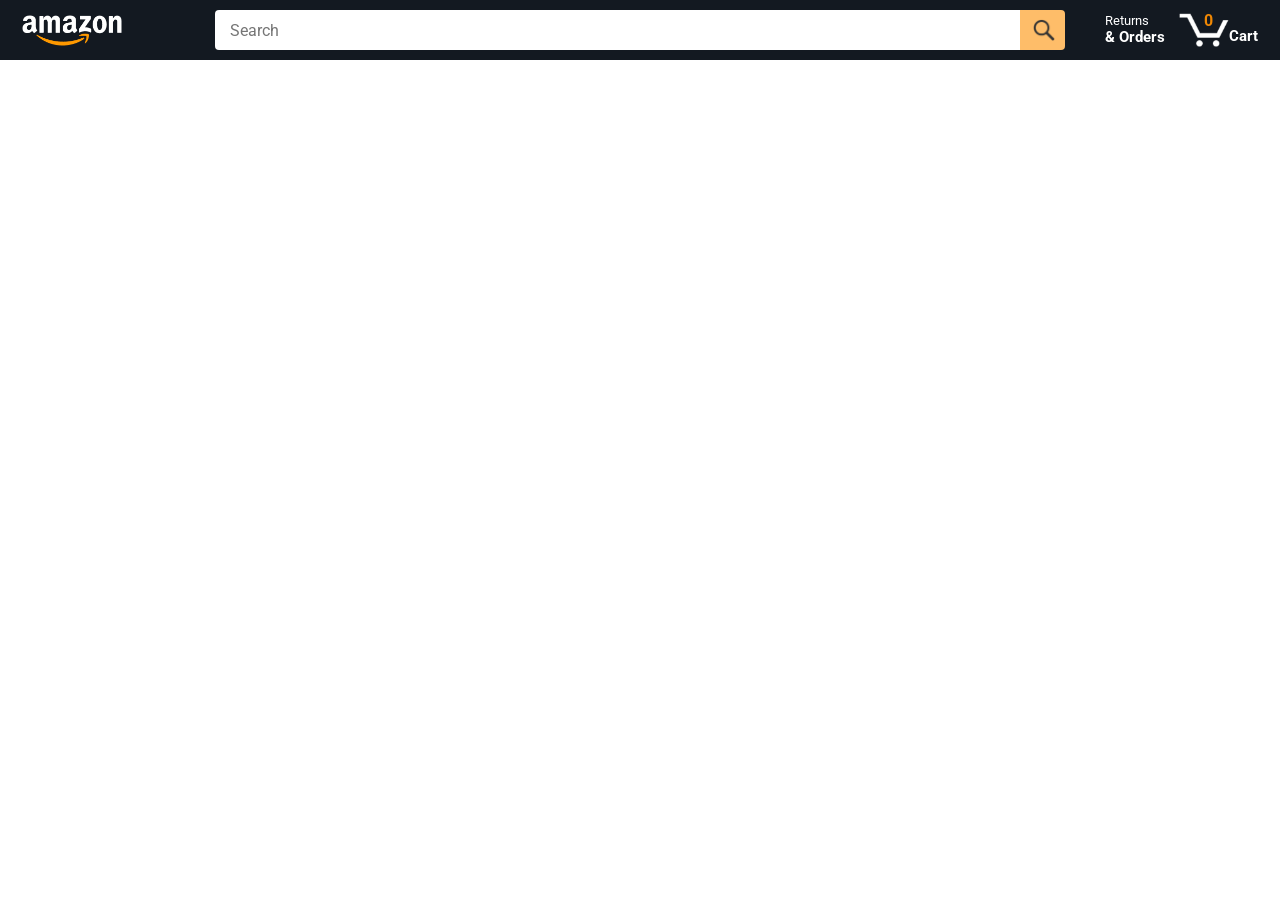
<file: index.html>
<!DOCTYPE html>
<html>
  <head>
    <title>Amazon Project</title>

    <!-- This code is needed for responsive design to work.
      (Responsive design = make the website look good on
      smaller screen sizes like a phone or a tablet). -->
    <meta name="viewport" content="width=device-width, initial-scale=1">

    <!-- Load a font called Roboto from Google Fonts. -->
    <link rel="preconnect" href="https://fonts.googleapis.com">
    <link rel="preconnect" href="https://fonts.gstatic.com" crossorigin>
    <link href="https://fonts.googleapis.com/css2?family=Roboto:wght@400;500;700&display=swap" rel="stylesheet">

    <!-- Here are the CSS files for this page. -->
    <link rel="stylesheet" href="styles/shared/general.css">
    <link rel="stylesheet" href="styles/shared/amazon-header.css">
    <link rel="stylesheet" href="styles/pages/amazon.css">
  </head>
  <body>
    <div class="amazon-header">
      <div class="amazon-header-left-section">
        <a href="index.html" class="header-link">
          <img class="amazon-logo"
            src="images/amazon-logo-white.png">
          <img class="amazon-mobile-logo"
            src="images/amazon-mobile-logo-white.png">
        </a>
      </div>

      <div class="amazon-header-middle-section">
        <input class="search-bar Js-search-bar" type="text" placeholder="Search">

        <button class="search-button Js-search-button">
          <img class="search-icon Js-search-icon" src="images/icons/search-icon.png">
        </button>
      </div>

      <div class="amazon-header-right-section">
        <a class="orders-link header-link" href="orders.html">
          <span class="returns-text">Returns</span>
          <span class="orders-text">& Orders</span>
        </a>

        <a class="cart-link header-link" href="checkout.html">
          <img class="cart-icon" src="images/icons/cart-icon.png">
          <div class="cart-quantity Js-cart-quantity"></div>
          <div class="cart-text">Cart</div>
        </a>
      </div>
    </div>
    
    <div class="main">
      <div class="products-grid Js-products-grid">

      </div>
    </div>


    
    <script type="module" src="amazon.js"></script>
  </body>
</html>
</file>
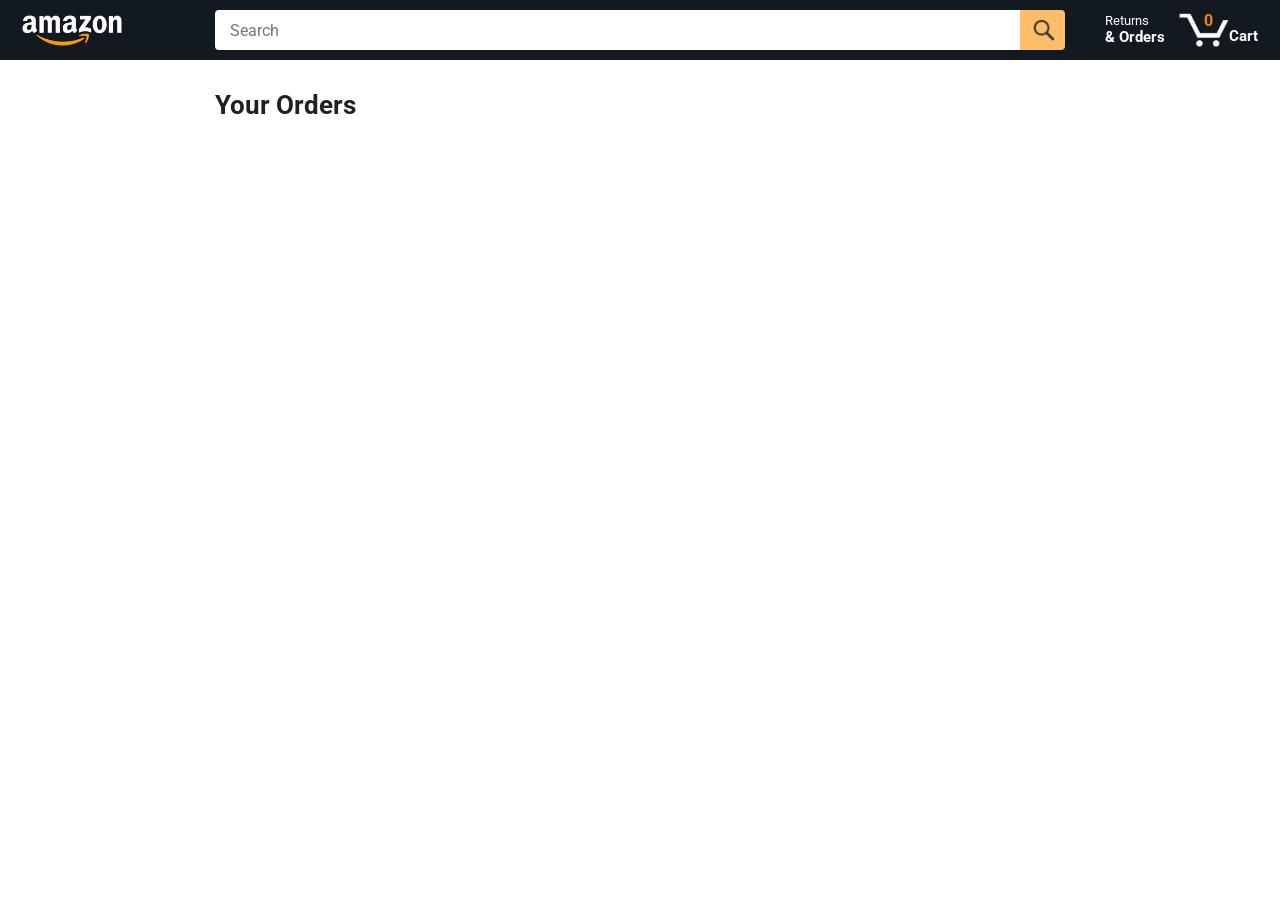
<file: orders.html>
<!DOCTYPE html>
<html>
  <head>
    <title>Orders</title>

    <!-- This code is needed for responsive design to work.
      (Responsive design = make the website look good on
      smaller screen sizes like a phone or a tablet). -->
    <meta name="viewport" content="width=device-width, initial-scale=1">

    <!-- Load a font called Roboto from Google Fonts. -->
    <link rel="preconnect" href="https://fonts.googleapis.com">
    <link rel="preconnect" href="https://fonts.gstatic.com" crossorigin>
    <link href="https://fonts.googleapis.com/css2?family=Roboto:wght@400;500;700&display=swap" rel="stylesheet">

    <!-- Here are the CSS files for this page. -->
    <link rel="stylesheet" href="styles/shared/general.css">
    <link rel="stylesheet" href="styles/shared/amazon-header.css">
    <link rel="stylesheet" href="styles/pages/orders.css">
  </head>
  <body>
    <div class="amazon-header">
      <div class="amazon-header-left-section">
        <a href="index.html" class="header-link">
          <img class="amazon-logo"
            src="images/amazon-logo-white.png">
          <img class="amazon-mobile-logo"
            src="images/amazon-mobile-logo-white.png">
        </a>
      </div>

      <div class="amazon-header-middle-section">
        <input class="search-bar" type="text" placeholder="Search">

        <button class="search-button">
          <img class="search-icon" src="images/icons/search-icon.png">
        </button>
      </div>

      <div class="amazon-header-right-section">
        <a class="orders-link header-link" href="orders.html">
          <span class="returns-text">Returns</span>
          <span class="orders-text">& Orders</span>
        </a>

        <a class="cart-link header-link" href="checkout.html">
          <img class="cart-icon" src="images/icons/cart-icon.png">
          <div class="cart-quantity Js-cart-quantity-orders"></div>
          <div class="cart-text">Cart</div>
        </a>
      </div>
    </div>

    <div class="main">
      <div class="page-title">Your Orders</div>

      <div class="orders-grid Js-orders-grid">
        


        </div>
      </div>
    </div>


    <script type="module" src="./ordersPage.js"></script>
  </body>
</html>
</file>
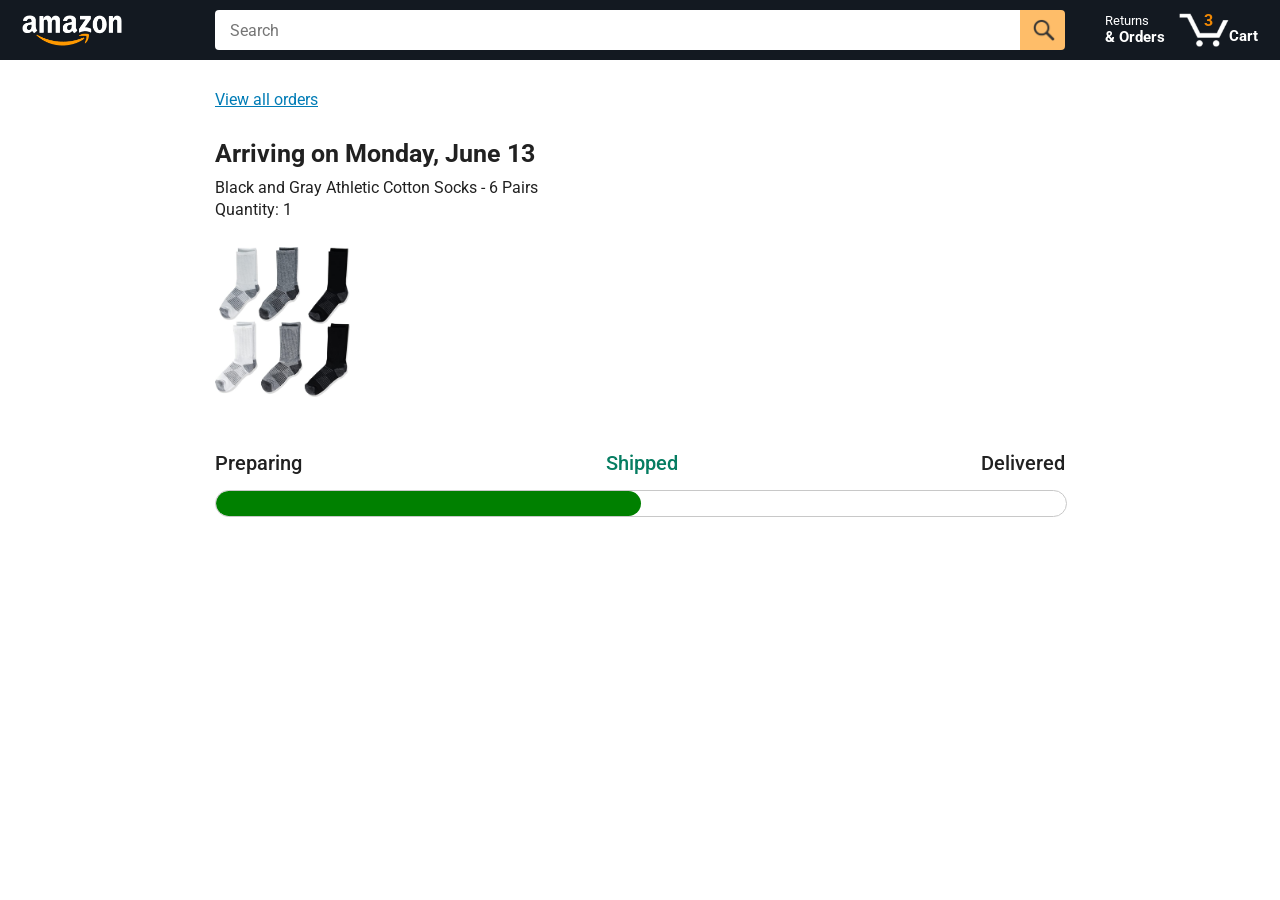
<file: tracking.html>
<!DOCTYPE html>
<html>
  <head>
    <title>Tracking</title>

    <!-- This code is needed for responsive design to work.
      (Responsive design = make the website look good on
      smaller screen sizes like a phone or a tablet). -->
    <meta name="viewport" content="width=device-width, initial-scale=1">

    <!-- Load a font called Roboto from Google Fonts. -->
    <link rel="preconnect" href="https://fonts.googleapis.com">
    <link rel="preconnect" href="https://fonts.gstatic.com" crossorigin>
    <link href="https://fonts.googleapis.com/css2?family=Roboto:wght@400;500;700&display=swap" rel="stylesheet">

    <!-- Here are the CSS files for this page. -->
    <link rel="stylesheet" href="styles/shared/general.css">
    <link rel="stylesheet" href="styles/shared/amazon-header.css">
    <link rel="stylesheet" href="styles/pages/tracking.css">
  </head>
  <body>
    <div class="amazon-header">
      <div class="amazon-header-left-section">
        <a href="amazon.html" class="header-link">
          <img class="amazon-logo"
            src="images/amazon-logo-white.png">
          <img class="amazon-mobile-logo"
            src="images/amazon-mobile-logo-white.png">
        </a>
      </div>

      <div class="amazon-header-middle-section">
        <input class="search-bar" type="text" placeholder="Search">

        <button class="search-button">
          <img class="search-icon" src="images/icons/search-icon.png">
        </button>
      </div>

      <div class="amazon-header-right-section">
        <a class="orders-link header-link" href="orders.html">
          <span class="returns-text">Returns</span>
          <span class="orders-text">& Orders</span>
        </a>

        <a class="cart-link header-link" href="checkout.html">
          <img class="cart-icon" src="images/icons/cart-icon.png">
          <div class="cart-quantity">3</div>
          <div class="cart-text">Cart</div>
        </a>
      </div>
    </div>

    <div class="main">
      <div class="order-tracking">
        <a class="back-to-orders-link link-primary" href="orders.html">
          View all orders
        </a>

        <div class="delivery-date">
          Arriving on Monday, June 13
        </div>

        <div class="product-info">
          Black and Gray Athletic Cotton Socks - 6 Pairs
        </div>

        <div class="product-info">
          Quantity: 1
        </div>

        <img class="product-image" src="images/products/athletic-cotton-socks-6-pairs.jpg">

        <div class="progress-labels-container">
          <div class="progress-label">
            Preparing
          </div>
          <div class="progress-label current-status">
            Shipped
          </div>
          <div class="progress-label">
            Delivered
          </div>
        </div>

        <div class="progress-bar-container">
          <div class="progress-bar"></div>
        </div>
      </div>
    </div>
  </body>
</html>
</file>
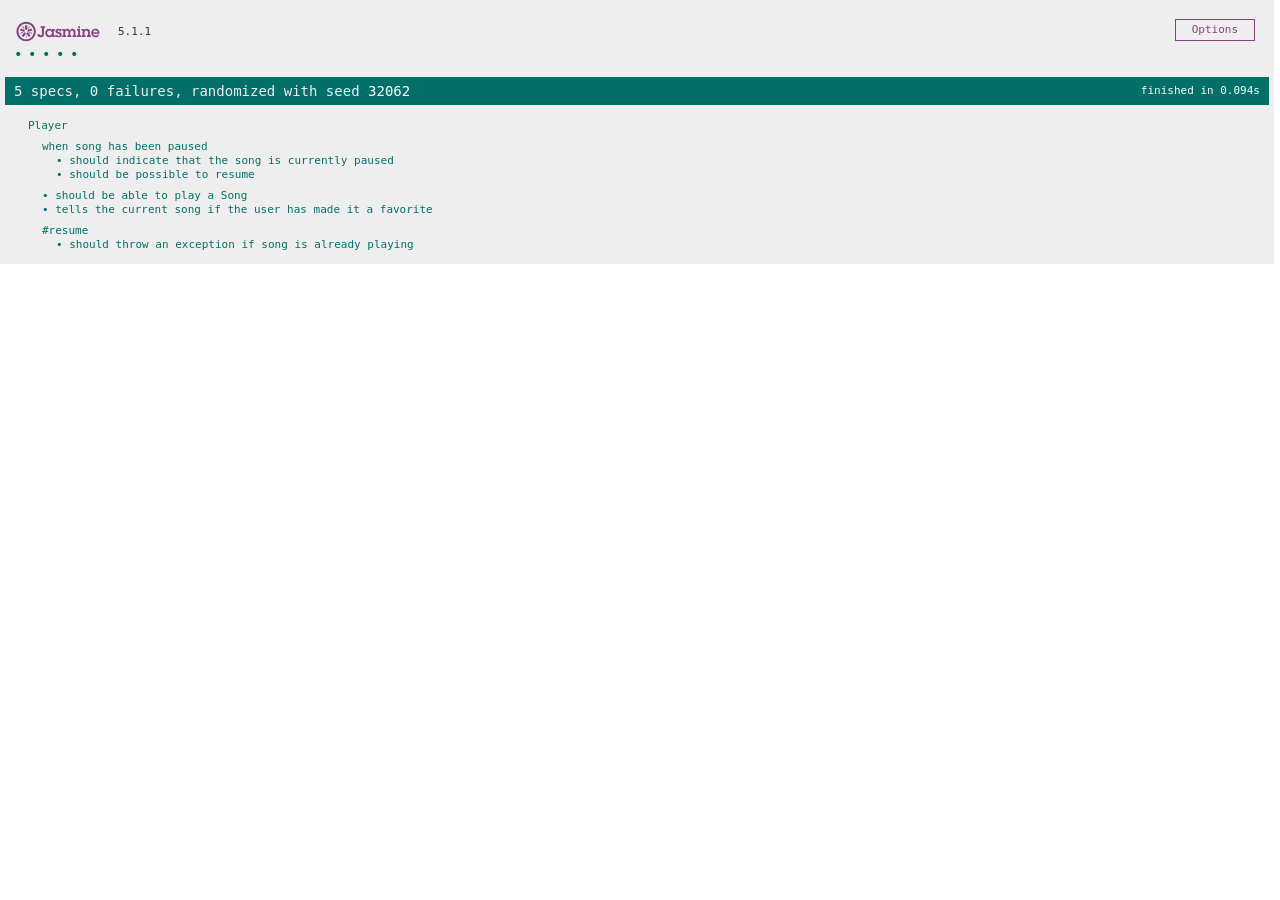
<file: jasmine-standalone-5.1.1/SpecRunner.html>
<!DOCTYPE html>
<html>
<head>
  <meta charset="utf-8">
  <title>Jasmine Spec Runner v5.1.1</title>

  <link rel="shortcut icon" type="image/png" href="lib/jasmine-5.1.1/jasmine_favicon.png">
  <link rel="stylesheet" href="lib/jasmine-5.1.1/jasmine.css">

  <script src="lib/jasmine-5.1.1/jasmine.js"></script>
  <script src="lib/jasmine-5.1.1/jasmine-html.js"></script>
  <script src="lib/jasmine-5.1.1/boot0.js"></script>
  <!-- optional: include a file here that configures the Jasmine env -->
  <script src="lib/jasmine-5.1.1/boot1.js"></script>

  <!-- include source files here... -->
  <script src="src/Player.js"></script>
  <script src="src/Song.js"></script>

  <!-- include spec files here... -->
  <script src="spec/SpecHelper.js"></script>
  <script src="spec/PlayerSpec.js"></script>

</head>

<body>
</body>
</html>
</file>
<file: styles/shared/general.css>
body {
  font-family: Roboto, Arial;
  color: rgb(33, 33, 33);
  /* The <body> element has a default margin of 8px
     on all sides. This removes the default margins. */
  margin: 0;
}

/* <p> elements have a default margin on the top
   and bottom. This removes the default margins. */
p {
  margin: 0;
}

button {
  cursor: pointer;
}

select {
  cursor: pointer;
}

input, select, button {
  font-family: Roboto, Arial;
}

.button-primary {
  color: rgb(33, 33, 33);
  background-color: rgb(255, 216, 20);
  border: 1px solid rgb(252, 210, 0);
  border-radius: 8px;
  cursor: pointer;
  box-shadow: 0 2px 5px rgba(213, 217, 217, 0.5);
}

.button-primary:hover {
  background-color: rgb(247, 202, 0);
  border: 1px solid rgb(242, 194, 0);
}

.button-primary:active {
  background: rgb(255, 216, 20);
  border-color: rgb(252, 210, 0);
  box-shadow: none;
}

.button-secondary {
  color: rgb(33, 33, 33);
  background: white;
  border: 1px solid rgb(213, 217, 217);
  border-radius: 8px;
  cursor: pointer;
  box-shadow: 0 2px 5px rgba(213, 217, 217, 0.5);
}

.button-secondary:hover {
  background-color: rgb(247, 250, 250);
}

.button-secondary:active {
  background-color: rgb(237, 253, 255);
  box-shadow: none;
}

/* These styles will limit text to 2 lines. Anything
   beyond 2 lines will be replaced with "..."
   You can find this code by using an A.I. tool or by
   searching in Google.
   https://css-tricks.com/almanac/properties/l/line-clamp/ */
.limit-text-to-2-lines {
  display: -webkit-box;
  -webkit-line-clamp: 2;
  -webkit-box-orient: vertical;
  overflow: hidden;
}

.link-primary {
  color: rgb(1, 124, 182);
  cursor: pointer;
}

.link-primary:hover {
  color: rgb(196, 80, 0);
}

/* Styles for dropdown selectors. */
select {
  color: rgb(33, 33, 33);
  background-color: rgb(240, 240, 240);
  border: 1px solid rgb(213, 217, 217);
  border-radius: 8px;
  padding: 3px 5px;
  font-size: 15px;
  cursor: pointer;
  box-shadow: 0 2px 5px rgba(213, 217, 217, 0.5);
}

select:focus,
input:focus {
  outline: 2px solid rgb(255, 153, 0);
}
</file>
<file: styles/shared/amazon-header.css>
.amazon-header {
  background-color: rgb(19, 25, 33);
  color: white;
  padding-left: 15px;
  padding-right: 15px;

  display: flex;
  align-items: center;
  justify-content: space-between;

  position: fixed;
  top: 0;
  left: 0;
  right: 0;
  height: 60px;
}

.amazon-header-left-section {
  width: 180px;
}

@media (max-width: 800px) {
  .amazon-header-left-section {
    width: unset;
  }
}

.header-link {
  display: inline-block;
  padding: 6px;
  border-radius: 2px;
  cursor: pointer;
  text-decoration: none;
  border: 1px solid rgba(0, 0, 0, 0);
}

.header-link:hover {
  border: 1px solid white;
}

.amazon-logo {
  width: 100px;
  margin-top: 5px;
}

.amazon-mobile-logo {
  display: none;
}

@media (max-width: 575px) {
  .amazon-logo {
    display: none;
  }

  .amazon-mobile-logo {
    display: block;
    height: 35px;
    margin-top: 5px;
  }
}

.amazon-header-middle-section {
  flex: 1;
  max-width: 850px;
  margin-left: 10px;
  margin-right: 10px;
  display: flex;
}

.search-bar {
  flex: 1;
  width: 0;
  font-size: 16px;
  height: 38px;
  padding-left: 15px;
  border: none;
  border-top-left-radius: 4px;
  border-bottom-left-radius: 4px;
  border-top-right-radius: 0;
  border-bottom-right-radius: 0;
}

.search-button {
  background-color: rgb(254, 189, 105);
  border: none;
  width: 45px;
  height: 40px;
  border-top-right-radius: 4px;
  border-bottom-right-radius: 4px;
  flex-shrink: 0;
}

.search-icon {
  height: 22px;
  margin-left: 2px;
  margin-top: 3px;
}

.amazon-header-right-section {
  width: 180px;
  flex-shrink: 0;
  display: flex;
  justify-content: end;
}

.orders-link {
  color: white;
}

.returns-text {
  display: block;
  font-size: 13px;
}

.orders-text {
  display: block;
  font-size: 15px;
  font-weight: 700;
}

.cart-link {
  color: white;
  display: flex;
  align-items: center;
  position: relative;
}

.cart-icon {
  width: 50px;
}

.cart-text {
  margin-top: 12px;
  font-size: 15px;
  font-weight: 700;
}

.cart-quantity {
  color: rgb(240, 136, 4);
  font-size: 16px;
  font-weight: 700;

  position: absolute;
  top: 4px;
  left: 22px;
  
  width: 26px;
  text-align: center;
}
</file>
<file: styles/pages/amazon.css>
.main {
  margin-top: 60px;
}

.products-grid {
  display: grid;

  /* - In CSS Grid, 1fr means a column will take up the
       remaining space in the grid.
     - If we write 1fr 1fr ... 1fr; 8 times, this will
       divide the grid into 8 columns, each taking up an
       equal amount of the space.
     - repeat(8, 1fr); is a shortcut for repeating "1fr"
       8 times (instead of typing out "1fr" 8 times).
       repeat(...) is a special property that works with
       display: grid; */
  grid-template-columns: repeat(8, 1fr);
}

/* @media is used to create responsive design (making the
   website look good on any screen size). This @media
   means when the screen width is 2000px or less, we
   will divide the grid into 7 columns instead of 8. */
@media (max-width: 2000px) {
  .products-grid {
    grid-template-columns: repeat(7, 1fr);
  }
}

/* This @media means when the screen width is 1600px or
   less, we will divide the grid into 6 columns. */
@media (max-width: 1600px) {
  .products-grid {
    grid-template-columns: repeat(6, 1fr);
  }
}

@media (max-width: 1300px) {
  .products-grid {
    grid-template-columns: repeat(5, 1fr);
  }
}

@media (max-width: 1000px) {
  .products-grid {
    grid-template-columns: repeat(4, 1fr);
  }
}

@media (max-width: 800px) {
  .products-grid {
    grid-template-columns: repeat(3, 1fr);
  }
}

@media (max-width: 575px) {
  .products-grid {
    grid-template-columns: repeat(2, 1fr);
  }
}

@media (max-width: 450px) {
  .products-grid {
    grid-template-columns: 1fr;
  }
}

.product-container {
  padding-top: 40px;
  padding-bottom: 25px;
  padding-left: 25px;
  padding-right: 25px;

  border-right: 1px solid rgb(231, 231, 231);
  border-bottom: 1px solid rgb(231, 231, 231);

  display: flex;
  flex-direction: column;
}

.product-image-container {
  display: flex;
  justify-content: center;
  align-items: center;

  height: 180px;
  margin-bottom: 20px;
}

.product-image {
  /* Images will overflow their container by default. To
    prevent this, we set max-width and max-height to 100%
    so they stay inside their container. */
  max-width: 100%;
  max-height: 100%;
}

.product-name {
  height: 40px;
  margin-bottom: 5px;
}

.product-rating-container {
  display: flex;
  align-items: center;
  margin-bottom: 10px;
}

.product-rating-stars {
  width: 100px;
  margin-right: 6px;
}

.product-rating-count {
  color: rgb(1, 124, 182);
  cursor: pointer;
  margin-top: 3px;
}

.product-price {
  font-weight: 700;
  margin-bottom: 10px;
}

.product-quantity-container {
  margin-bottom: 17px;
}

.product-spacer {
  flex: 1;
}

.added-to-cart {
  color: rgb(6, 125, 98);
  font-size: 16px;

  display: flex;
  align-items: center;
  margin-bottom: 8px;

  /* At first, the "Added to cart" message will
     be invisible. Use JavaScript to change the
     opacity and make it visible. */
  opacity: 0;
  transition: opacity 0.3s ease
}
.Js-added-to-cart-active{
  opacity: 1;
  
}

.added-to-cart img {
  height: 20px;
  margin-right: 5px;
}

.add-to-cart-button {
  width: 100%;
  padding: 8px;
  border-radius: 50px;
}
</file>
<file: styles/pages/orders.css>
.main {
  max-width: 850px;
  margin-top: 90px;
  margin-bottom: 100px;
  padding-left: 20px;
  padding-right: 20px;

  /* margin-left: auto;
     margin-right auto;
     Is a trick for centering an element horizontally
     without needing a container. */
  margin-left: auto;
  margin-right: auto;
}

.page-title {
  font-weight: 700;
  font-size: 26px;
  margin-bottom: 25px;
}

.orders-grid {
  display: grid;
  grid-template-columns: 1fr;
  row-gap: 50px;
}

.order-header {
  background-color: rgb(240, 242, 242);
  border: 1px solid rgb(213, 217, 217);

  display: flex;
  align-items: center;
  justify-content: space-between;

  padding: 20px 25px;
  border-top-left-radius: 8px;
  border-top-right-radius: 8px;
}

.order-header-left-section {
  display: flex;
  flex-shrink: 0;
}

.order-header-label {
  font-weight: 500;
}

.order-date,
.order-total {
  margin-right: 45px;
}

.order-header-right-section {
  flex-shrink: 1;
}

@media (max-width: 575px) {
  .order-header {
    flex-direction: column;
    align-items: start;
    line-height: 23px;
    padding: 15px;
  }

  .order-header-left-section {
    flex-direction: column;
  }

  .order-header-label {
    margin-right: 5px;
  }

  .order-date,
  .order-total {
    display: grid;
    grid-template-columns: auto 1fr;
    margin-right: 0;
  }

  .order-header-right-section {
    display: grid;
    grid-template-columns: auto 1fr;
  }
}

.order-details-grid {
  padding: 40px 25px;
  border: 1px solid rgb(213, 217, 217);
  border-top: none;
  border-bottom-left-radius: 8px;
  border-bottom-right-radius: 8px;

  display: grid;
  grid-template-columns: 110px 1fr 220px;
  column-gap: 35px;
  row-gap: 60px;
  align-items: center;
}

@media (max-width: 800px) {
  .order-details-grid {
    grid-template-columns: 110px 1fr;
    row-gap: 0;
    padding-bottom: 8px;
  }
}

@media (max-width: 450px) {
  .order-details-grid {
    grid-template-columns: 1fr;
  }
}

.product-image-container {
  text-align: center;
}

.product-image-container img {
  max-width: 110px;
  max-height: 110px;
}

.product-name {
  font-weight: 700;
  margin-bottom: 5px;
}

.product-delivery-date {
  margin-bottom: 3px;
}

.product-quantity {
  margin-bottom: 8px;
}

.buy-again-button {
  font-size: 15px;
  width: 140px;
  height: 36px;
  border-radius: 8px;

  display: flex;
  align-items: center;
  justify-content: center;
}

.buy-again-icon {
  width: 25px;
  margin-right: 15px;
}

.product-actions {
  align-self: start;
}

.track-package-button {
  width: 100%;
  font-size: 15px;
  padding: 8px;
}

@media (max-width: 800px) {
  .buy-again-button {
    margin-bottom: 10px;
  }

  .product-actions {
    /* grid-column: 2 means this element will be placed
       in column 2 in the grid. (Normally, the column that
       an element is placed in is determined by the order
       of the elements in the HTML. grid-column overrides
       this default ordering). */
    grid-column: 2;
    margin-bottom: 30px;
  }

  .track-package-button {
    width: 140px;
  }
}

@media (max-width: 450px) {
  .product-image-container {
    text-align: center;
    margin-bottom: 25px;
  }

  .product-image-container img {
    max-width: 150px;
    max-height: 150px;
  }

  .product-name {
    margin-bottom: 10px;
  }

  .product-quantity {
    margin-bottom: 15px;
  }

  .buy-again-button {
    width: 100%;
    margin-bottom: 15px;
  }

  .product-actions {
    /* grid-column: auto; undos grid-column: 2; from above.
       This element will now be placed in its normal column
       in the grid. */
    grid-column: auto;
    margin-bottom: 70px;
  }

  .track-package-button {
    width: 100%;
    padding: 12px;
  }
}
</file>
<file: styles/pages/tracking.css>
.main {
  max-width: 850px;
  margin-top: 90px;
  margin-bottom: 100px;
  padding-left: 30px;
  padding-right: 30px;

  /* margin-left: auto;
     margin-right auto;
     Is a trick for centering an element horizontally
     without needing a container. */
  margin-left: auto;
  margin-right: auto;
}

.back-to-orders-link {
  display: inline-block;
  margin-bottom: 30px;
}

.delivery-date {
  font-size: 25px;
  font-weight: 700;
  margin-bottom: 10px;
}

.product-info {
  margin-bottom: 3px;
}

.product-image {
  max-width: 150px;
  max-height: 150px;
  margin-top: 25px;
  margin-bottom: 50px;
}

.progress-labels-container {
  display: flex;
  justify-content: space-between;
  font-size: 20px;
  font-weight: 500;
  margin-bottom: 15px;
}

.current-status {
  color: rgb(6, 125, 98);
}

@media (max-width: 575px) {
  .progress-labels-container {
    font-size: 16px;
  }
}

@media (max-width: 450px) {
  .progress-labels-container {
    flex-direction: column;
    margin-bottom: 5px;
  }

  .progress-label {
    margin-bottom: 3px;
  }
}

.progress-bar-container {
  height: 25px;
  width: 100%;

  border: 1px solid rgb(200, 200, 200);
  border-radius: 50px;
  overflow: hidden;
}

.progress-bar {
  height: 100%;
  background-color: green;
  border-radius: 50px;
  width: 50%;
}
</file>
<file: jasmine-standalone-5.1.1/lib/jasmine-5.1.1/jasmine.css>
@charset "UTF-8";
body {
  overflow-y: scroll;
}

.jasmine_html-reporter {
  width: 100%;
  background-color: #eee;
  padding: 5px;
  margin: -8px;
  font-size: 11px;
  font-family: Monaco, "Lucida Console", monospace;
  line-height: 14px;
  color: #333;
}
.jasmine_html-reporter a {
  text-decoration: none;
}
.jasmine_html-reporter a:hover {
  text-decoration: underline;
}
.jasmine_html-reporter p, .jasmine_html-reporter h1, .jasmine_html-reporter h2, .jasmine_html-reporter h3, .jasmine_html-reporter h4, .jasmine_html-reporter h5, .jasmine_html-reporter h6 {
  margin: 0;
  line-height: 14px;
}
.jasmine_html-reporter .jasmine-banner,
.jasmine_html-reporter .jasmine-symbol-summary,
.jasmine_html-reporter .jasmine-summary,
.jasmine_html-reporter .jasmine-result-message,
.jasmine_html-reporter .jasmine-spec .jasmine-description,
.jasmine_html-reporter .jasmine-spec-detail .jasmine-description,
.jasmine_html-reporter .jasmine-alert .jasmine-bar,
.jasmine_html-reporter .jasmine-stack-trace {
  padding-left: 9px;
  padding-right: 9px;
}
.jasmine_html-reporter .jasmine-banner {
  position: relative;
}
.jasmine_html-reporter .jasmine-banner .jasmine-title {
  background: url("[data-uri]") no-repeat;
  background: url("[data-uri]") no-repeat, none;
  background-size: 100%;
  display: block;
  float: left;
  width: 90px;
  height: 25px;
}
.jasmine_html-reporter .jasmine-banner .jasmine-version {
  margin-left: 14px;
  position: relative;
  top: 6px;
}
.jasmine_html-reporter #jasmine_content {
  position: fixed;
  right: 100%;
}
.jasmine_html-reporter .jasmine-banner {
  margin-top: 14px;
}
.jasmine_html-reporter .jasmine-duration {
  color: #fff;
  float: right;
  line-height: 28px;
  padding-right: 9px;
}
.jasmine_html-reporter .jasmine-symbol-summary {
  overflow: hidden;
  margin: 14px 0;
}
.jasmine_html-reporter .jasmine-symbol-summary li {
  display: inline-block;
  height: 10px;
  width: 14px;
  font-size: 16px;
}
.jasmine_html-reporter .jasmine-symbol-summary li.jasmine-passed {
  font-size: 14px;
}
.jasmine_html-reporter .jasmine-symbol-summary li.jasmine-passed:before {
  color: #007069;
  content: "•";
}
.jasmine_html-reporter .jasmine-symbol-summary li.jasmine-failed {
  line-height: 9px;
}
.jasmine_html-reporter .jasmine-symbol-summary li.jasmine-failed:before {
  color: #ca3a11;
  content: "×";
  font-weight: bold;
  margin-left: -1px;
}
.jasmine_html-reporter .jasmine-symbol-summary li.jasmine-excluded {
  font-size: 14px;
}
.jasmine_html-reporter .jasmine-symbol-summary li.jasmine-excluded:before {
  color: #bababa;
  content: "•";
}
.jasmine_html-reporter .jasmine-symbol-summary li.jasmine-excluded-no-display {
  font-size: 14px;
  display: none;
}
.jasmine_html-reporter .jasmine-symbol-summary li.jasmine-pending {
  line-height: 17px;
}
.jasmine_html-reporter .jasmine-symbol-summary li.jasmine-pending:before {
  color: #ba9d37;
  content: "*";
}
.jasmine_html-reporter .jasmine-symbol-summary li.jasmine-empty {
  font-size: 14px;
}
.jasmine_html-reporter .jasmine-symbol-summary li.jasmine-empty:before {
  color: #ba9d37;
  content: "•";
}
.jasmine_html-reporter .jasmine-run-options {
  float: right;
  margin-right: 5px;
  border: 1px solid #8a4182;
  color: #8a4182;
  position: relative;
  line-height: 20px;
}
.jasmine_html-reporter .jasmine-run-options .jasmine-trigger {
  cursor: pointer;
  padding: 8px 16px;
}
.jasmine_html-reporter .jasmine-run-options .jasmine-payload {
  position: absolute;
  display: none;
  right: -1px;
  border: 1px solid #8a4182;
  background-color: #eee;
  white-space: nowrap;
  padding: 4px 8px;
}
.jasmine_html-reporter .jasmine-run-options .jasmine-payload.jasmine-open {
  display: block;
}
.jasmine_html-reporter .jasmine-bar {
  line-height: 28px;
  font-size: 14px;
  display: block;
  color: #eee;
}
.jasmine_html-reporter .jasmine-bar.jasmine-failed, .jasmine_html-reporter .jasmine-bar.jasmine-errored {
  background-color: #ca3a11;
  border-bottom: 1px solid #eee;
}
.jasmine_html-reporter .jasmine-bar.jasmine-passed {
  background-color: #007069;
}
.jasmine_html-reporter .jasmine-bar.jasmine-incomplete {
  background-color: #bababa;
}
.jasmine_html-reporter .jasmine-bar.jasmine-skipped {
  background-color: #bababa;
}
.jasmine_html-reporter .jasmine-bar.jasmine-warning {
  margin-top: 14px;
  margin-bottom: 14px;
  background-color: #ba9d37;
  color: #333;
}
.jasmine_html-reporter .jasmine-bar.jasmine-menu {
  background-color: #fff;
  color: #000;
}
.jasmine_html-reporter .jasmine-bar.jasmine-menu a {
  color: blue;
  text-decoration: underline;
}
.jasmine_html-reporter .jasmine-bar a {
  color: white;
}
.jasmine_html-reporter.jasmine-spec-list .jasmine-bar.jasmine-menu.jasmine-failure-list,
.jasmine_html-reporter.jasmine-spec-list .jasmine-results .jasmine-failures {
  display: none;
}
.jasmine_html-reporter.jasmine-failure-list .jasmine-bar.jasmine-menu.jasmine-spec-list,
.jasmine_html-reporter.jasmine-failure-list .jasmine-summary {
  display: none;
}
.jasmine_html-reporter .jasmine-results {
  margin-top: 14px;
}
.jasmine_html-reporter .jasmine-summary {
  margin-top: 14px;
}
.jasmine_html-reporter .jasmine-summary ul {
  list-style-type: none;
  margin-left: 14px;
  padding-top: 0;
  padding-left: 0;
}
.jasmine_html-reporter .jasmine-summary ul.jasmine-suite {
  margin-top: 7px;
  margin-bottom: 7px;
}
.jasmine_html-reporter .jasmine-summary li.jasmine-passed a {
  color: #007069;
}
.jasmine_html-reporter .jasmine-summary li.jasmine-failed a {
  color: #ca3a11;
}
.jasmine_html-reporter .jasmine-summary li.jasmine-empty a {
  color: #ba9d37;
}
.jasmine_html-reporter .jasmine-summary li.jasmine-pending a {
  color: #ba9d37;
}
.jasmine_html-reporter .jasmine-summary li.jasmine-excluded a {
  color: #bababa;
}
.jasmine_html-reporter .jasmine-specs li.jasmine-passed a:before {
  content: "• ";
}
.jasmine_html-reporter .jasmine-specs li.jasmine-failed a:before {
  content: "× ";
}
.jasmine_html-reporter .jasmine-specs li.jasmine-empty a:before {
  content: "* ";
}
.jasmine_html-reporter .jasmine-specs li.jasmine-pending a:before {
  content: "• ";
}
.jasmine_html-reporter .jasmine-specs li.jasmine-excluded a:before {
  content: "• ";
}
.jasmine_html-reporter .jasmine-description + .jasmine-suite {
  margin-top: 0;
}
.jasmine_html-reporter .jasmine-suite {
  margin-top: 14px;
}
.jasmine_html-reporter .jasmine-suite a {
  color: #333;
}
.jasmine_html-reporter .jasmine-failures .jasmine-spec-detail {
  margin-bottom: 28px;
}
.jasmine_html-reporter .jasmine-failures .jasmine-spec-detail .jasmine-description {
  background-color: #ca3a11;
  color: white;
}
.jasmine_html-reporter .jasmine-failures .jasmine-spec-detail .jasmine-description a {
  color: white;
}
.jasmine_html-reporter .jasmine-result-message {
  padding-top: 14px;
  color: #333;
  white-space: pre-wrap;
}
.jasmine_html-reporter .jasmine-result-message span.jasmine-result {
  display: block;
}
.jasmine_html-reporter .jasmine-stack-trace {
  margin: 5px 0 0 0;
  max-height: 224px;
  overflow: auto;
  line-height: 18px;
  color: #666;
  border: 1px solid #ddd;
  background: white;
  white-space: pre;
}
.jasmine_html-reporter .jasmine-expander a {
  display: block;
  margin-left: 14px;
  color: blue;
  text-decoration: underline;
}
.jasmine_html-reporter .jasmine-expander-contents {
  display: none;
}
.jasmine_html-reporter .jasmine-expanded {
  padding-bottom: 10px;
}
.jasmine_html-reporter .jasmine-expanded .jasmine-expander-contents {
  display: block;
  margin-left: 14px;
  padding: 5px;
}
.jasmine_html-reporter .jasmine-debug-log {
  margin: 5px 0 0 0;
  padding: 5px;
  color: #666;
  border: 1px solid #ddd;
  background: white;
}
.jasmine_html-reporter .jasmine-debug-log table {
  border-spacing: 0;
}
.jasmine_html-reporter .jasmine-debug-log table, .jasmine_html-reporter .jasmine-debug-log th, .jasmine_html-reporter .jasmine-debug-log td {
  border: 1px solid #ddd;
}
</file>
